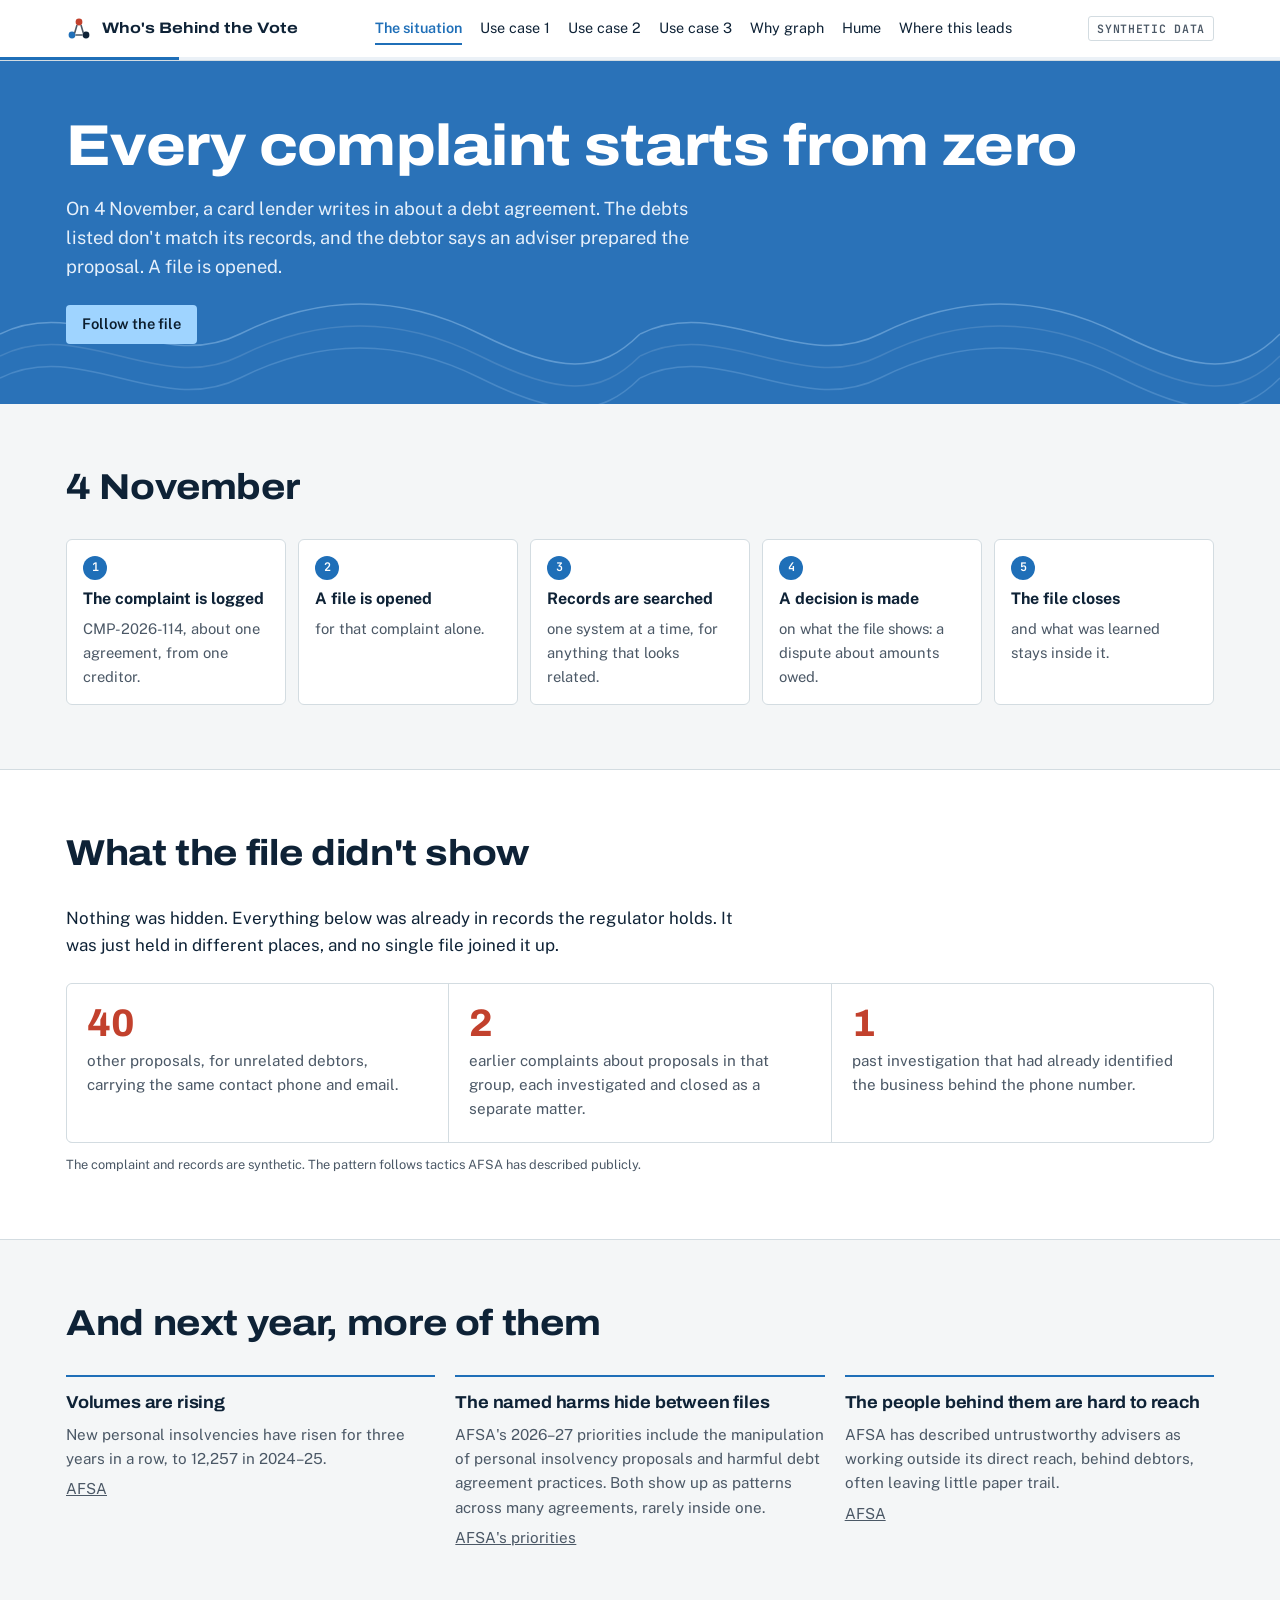
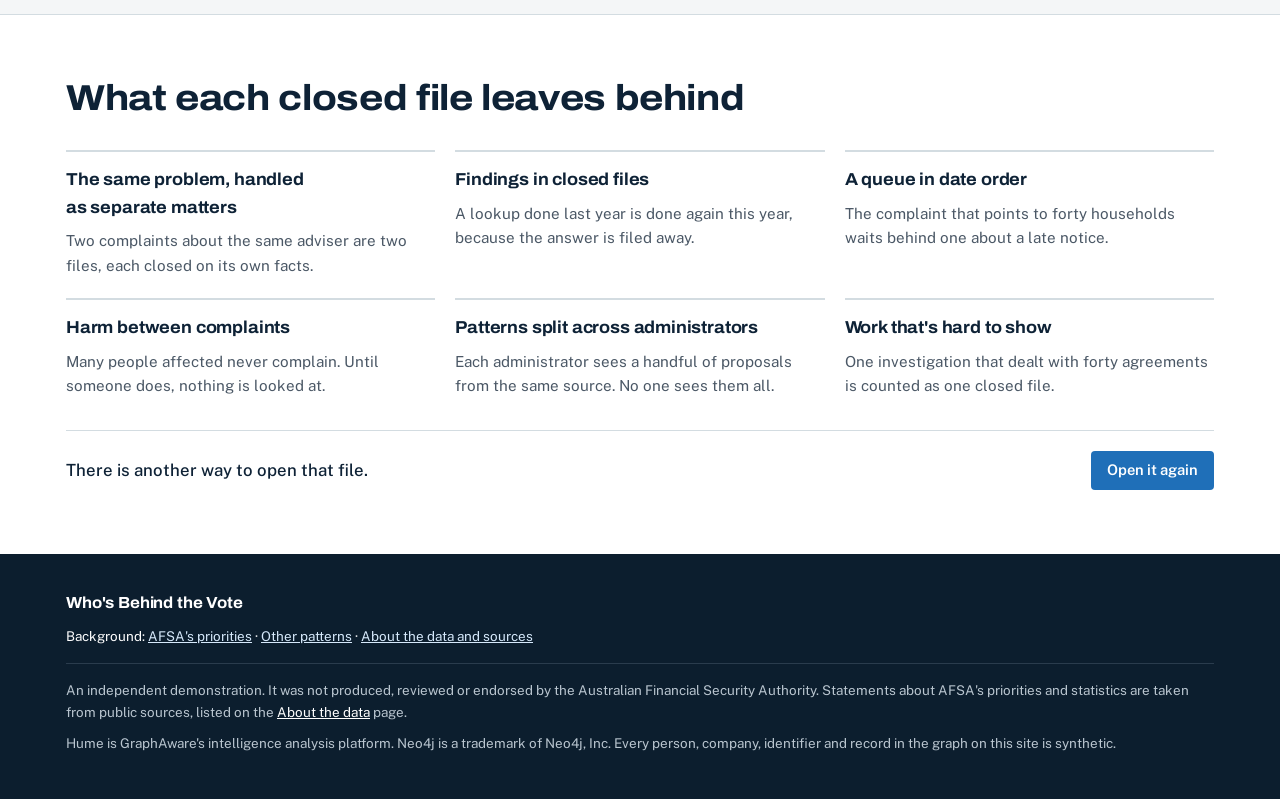
<file: index.html>
<!doctype html>
<html lang="en-AU">
<head>
<meta charset="utf-8">
<meta name="viewport" content="width=device-width, initial-scale=1, viewport-fit=cover">
<title>Who's Behind the Vote</title>
<meta name="description" content="One complaint about one debt agreement, what the file never showed, and why the next one matters more.">
<link rel="preconnect" href="https://fonts.googleapis.com">
<link rel="preconnect" href="https://fonts.gstatic.com" crossorigin>
<link rel="stylesheet" href="https://fonts.googleapis.com/css2?family=Archivo:wdth,wght@100..125,400..800&family=Public+Sans:ital,wght@0,400..700;1,400&family=JetBrains+Mono:wght@400;600&display=swap">
<link rel="stylesheet" href="styles.css?v=25">
</head>
<body data-page="index.html">
<header id="site-header"></header>

<section class="hero">
  <div class="wrap">
    <h1>Every complaint starts from zero</h1>
    <p class="lede">On 4 November, a card lender writes in about a debt agreement. The debts listed don't match its records, and the debtor says an adviser prepared the proposal. A file is opened.</p>
    <div class="cta"><a class="go" href="#file">Follow the file</a></div>
  </div>
</section>

<main>
<section class="band" id="file">
  <div class="wrap">
    <div class="head">
      <h2>4 November</h2>
    </div>
    <ol class="flow">
      <li><b>The complaint is logged</b><span>CMP-2026-114, about one agreement, from one creditor.</span></li>
      <li><b>A file is opened</b><span>for that complaint alone.</span></li>
      <li><b>Records are searched</b><span>one system at a time, for anything that looks related.</span></li>
      <li><b>A decision is made</b><span>on what the file shows: a dispute about amounts owed.</span></li>
      <li><b>The file closes</b><span>and what was learned stays inside it.</span></li>
    </ol>
  </div>
</section>

<section class="band alt">
  <div class="wrap">
    <div class="head">
      <h2>What the file didn't show</h2>
    </div>
    <div class="scene">
      <p>Nothing was hidden. Everything below was already in records the regulator holds. It was just held in different places, and no single file joined it up.</p>
    </div>
    <div class="reveal">
      <div><b>40</b><span>other proposals, for unrelated debtors, carrying the same contact phone and email.</span></div>
      <div><b>2</b><span>earlier complaints about proposals in that group, each investigated and closed as a separate matter.</span></div>
      <div><b>1</b><span>past investigation that had already identified the business behind the phone number.</span></div>
    </div>
    <p class="cite" style="margin-top:12px">The complaint and records are synthetic. The pattern follows tactics AFSA has described publicly.</p>
  </div>
</section>

<section class="band">
  <div class="wrap">
    <div class="head">
      <h2>And next year, more of them</h2>
    </div>
    <div class="pressure">
      <div><h3>Volumes are rising</h3><p>New personal insolvencies have risen for three years in a row, to 12,257 in 2024–25.</p><p class="cite"><a href="https://www.afsa.gov.au/news/moderate-increase-personal-insolvencies-2024-25-financial-year">AFSA</a></p></div>
      <div><h3>The named harms hide between files</h3><p>AFSA's 2026–27 priorities include the manipulation of personal insolvency proposals and harmful debt agreement practices. Both show up as patterns across many agreements, rarely inside one.</p><p class="cite"><a href="priorities.html">AFSA's priorities</a></p></div>
      <div><h3>The people behind them are hard to reach</h3><p>AFSA has described untrustworthy advisers as working outside its direct reach, behind debtors, often leaving little paper trail.</p><p class="cite"><a href="https://www.afsa.gov.au/about-us/regulation-and-compliance/untrustworthy-advisors-hidden-scourge">AFSA</a></p></div>
    </div>
  </div>
</section>

<section class="band alt">
  <div class="wrap">
    <div class="head">
      <h2>What each closed file leaves behind</h2>
    </div>
    <div class="costs quiet">
      <div><h3>The same problem, handled as separate matters</h3><p>Two complaints about the same adviser are two files, each closed on its own facts.</p></div>
      <div><h3>Findings in closed files</h3><p>A lookup done last year is done again this year, because the answer is filed away.</p></div>
      <div><h3>A queue in date order</h3><p>The complaint that points to forty households waits behind one about a late notice.</p></div>
      <div><h3>Harm between complaints</h3><p>Many people affected never complain. Until someone does, nothing is looked at.</p></div>
      <div><h3>Patterns split across administrators</h3><p>Each administrator sees a handful of proposals from the same source. No one sees them all.</p></div>
      <div><h3>Work that's hard to show</h3><p>One investigation that dealt with forty agreements is counted as one closed file.</p></div>
    </div>
    <div class="onward">
      <p>There is another way to open that file.</p>
      <a href="complaint.html">Open it again</a>
    </div>
  </div>
</section>
</main>

<footer id="site-footer"></footer>
<script src="layout.js?v=25"></script>
</body>
</html>
</file>
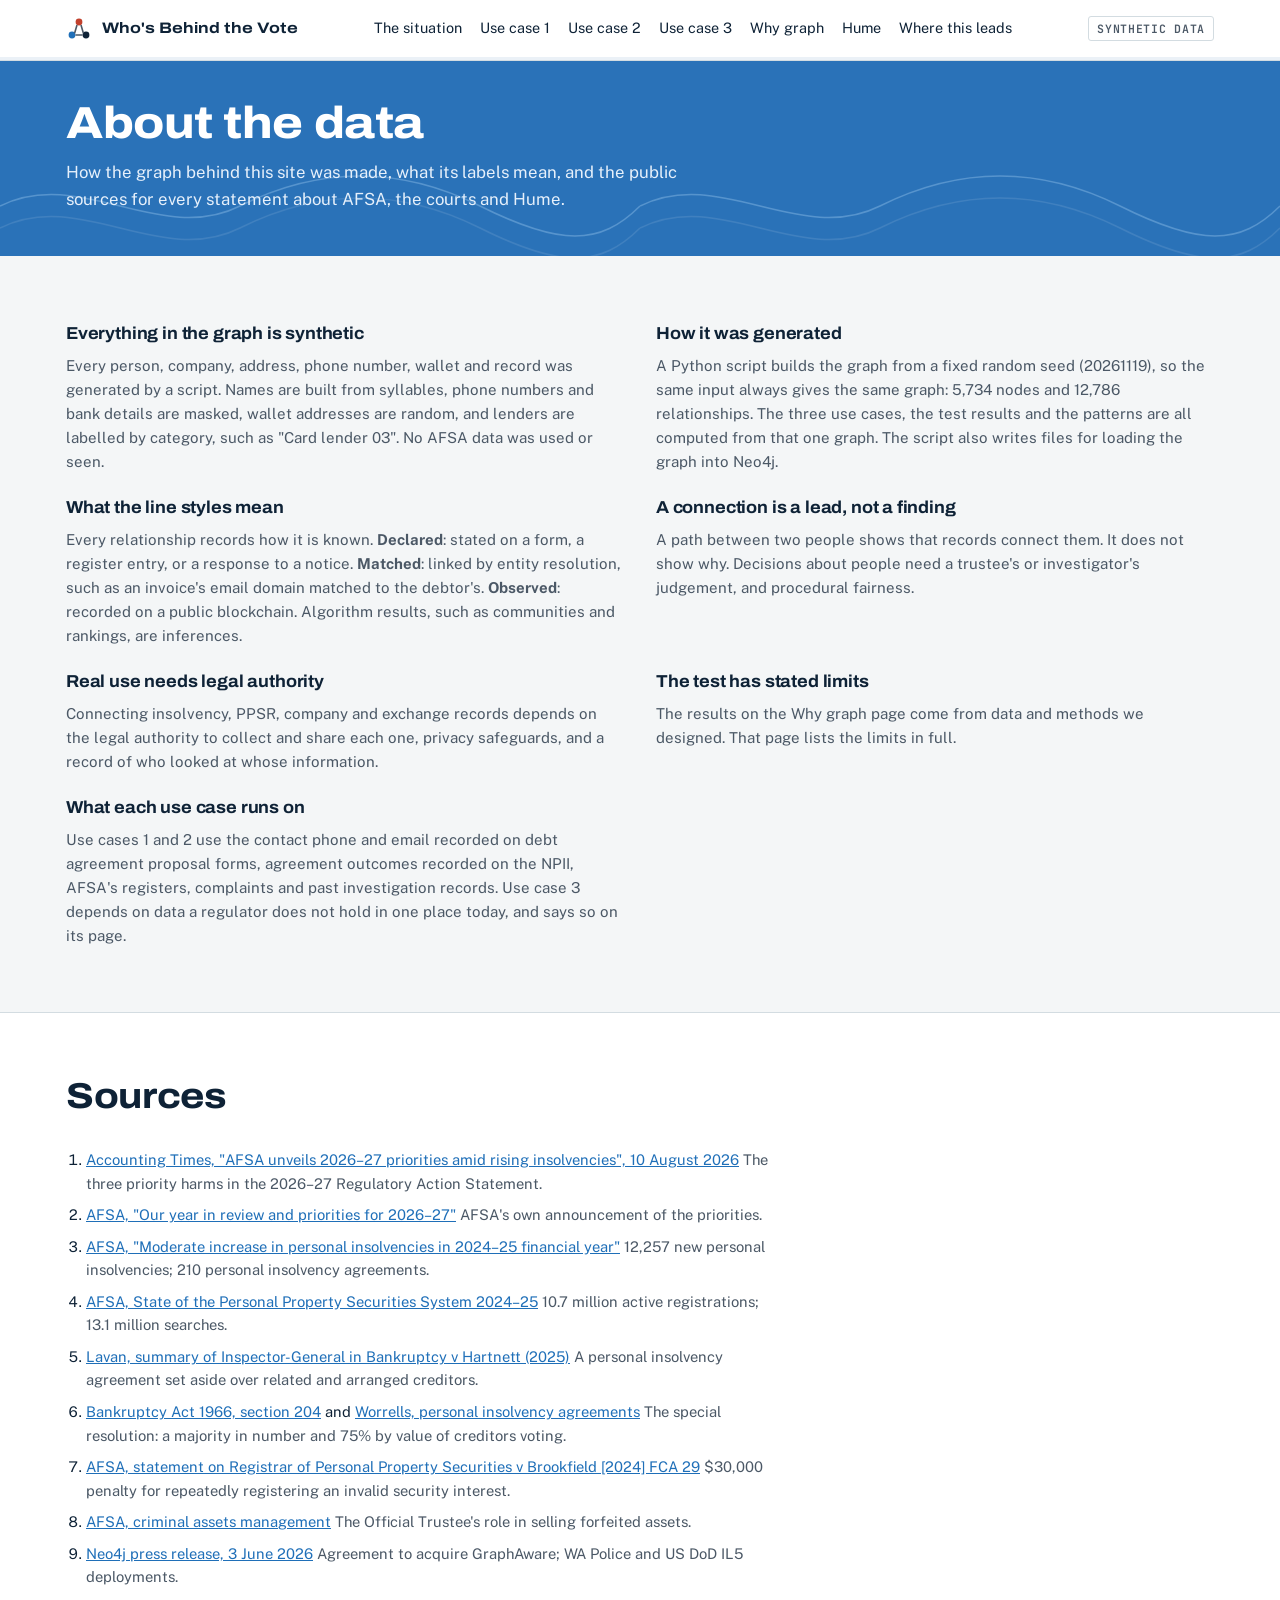
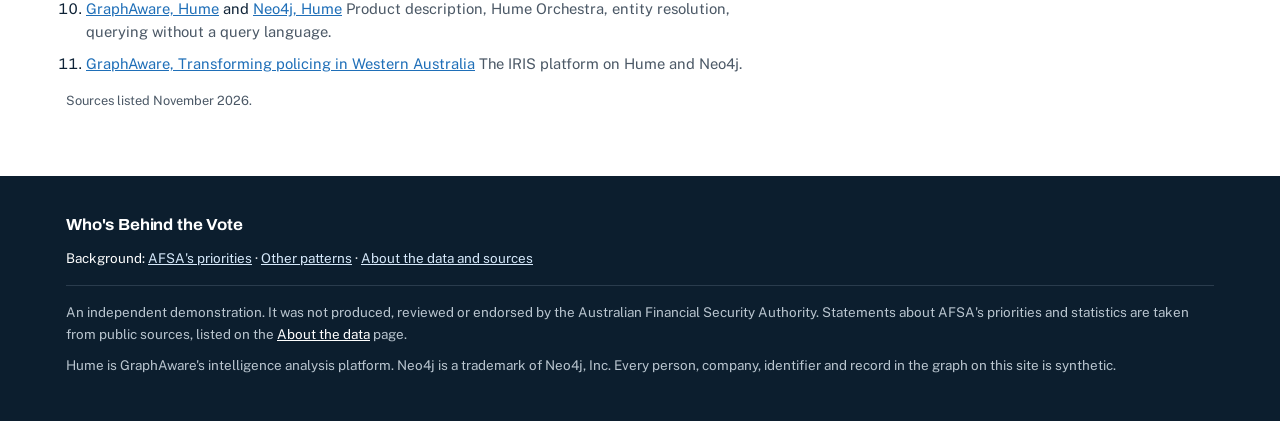
<file: about.html>
<!doctype html>
<html lang="en-AU">
<head>
<meta charset="utf-8">
<meta name="viewport" content="width=device-width, initial-scale=1, viewport-fit=cover">
<title>About the Data · Who's Behind the Vote</title>
<meta name="description" content="How the synthetic graph was made, what its labels mean, its limits, and every public source used on this site.">
<link rel="preconnect" href="https://fonts.googleapis.com">
<link rel="preconnect" href="https://fonts.gstatic.com" crossorigin>
<link rel="stylesheet" href="https://fonts.googleapis.com/css2?family=Archivo:wdth,wght@100..125,400..800&family=Public+Sans:ital,wght@0,400..700;1,400&family=JetBrains+Mono:wght@400;600&display=swap">
<link rel="stylesheet" href="styles.css?v=25">
</head>
<body data-page="about.html">
<header id="site-header"></header>

<section class="pagehead">
  <div class="wrap">
    <h1>About the data</h1>
    <p>How the graph behind this site was made, what its labels mean, and the public sources for every statement about AFSA, the courts and Hume.</p>
  </div>
</section>

<main>
<section class="band">
  <div class="wrap">
    <div class="notes">
      <div><h3>Everything in the graph is synthetic</h3><p>Every person, company, address, phone number, wallet and record was generated by a script. Names are built from syllables, phone numbers and bank details are masked, wallet addresses are random, and lenders are labelled by category, such as "Card lender 03". No AFSA data was used or seen.</p></div>
      <div><h3>How it was generated</h3><p id="gen"></p></div>
      <div><h3>What the line styles mean</h3><p>Every relationship records how it is known. <b>Declared</b>: stated on a form, a register entry, or a response to a notice. <b>Matched</b>: linked by entity resolution, such as an invoice's email domain matched to the debtor's. <b>Observed</b>: recorded on a public blockchain. Algorithm results, such as communities and rankings, are inferences.</p></div>
      <div><h3>A connection is a lead, not a finding</h3><p>A path between two people shows that records connect them. It does not show why. Decisions about people need a trustee's or investigator's judgement, and procedural fairness.</p></div>
      <div><h3>Real use needs legal authority</h3><p>Connecting insolvency, PPSR, company and exchange records depends on the legal authority to collect and share each one, privacy safeguards, and a record of who looked at whose information.</p></div>
      <div><h3>The test has stated limits</h3><p>The results on the Why graph page come from data and methods we designed. That page lists the limits in full.</p></div>
      <div><h3>What each use case runs on</h3><p>Use cases 1 and 2 use the contact phone and email recorded on debt agreement proposal forms, agreement outcomes recorded on the NPII, AFSA's registers, complaints and past investigation records. Use case 3 depends on data a regulator does not hold in one place today, and says so on its page.</p></div>
    </div>
  </div>
</section>

<section class="band alt">
  <div class="wrap">
    <div class="head"><h2>Sources</h2></div>
    <ol class="sources">
      <li><a href="https://www.accountingtimes.com.au/profession/afsa-unveils-2026027-priorities-amid-rising-insolvencies">Accounting Times, "AFSA unveils 2026–27 priorities amid rising insolvencies", 10 August 2026</a> <span>The three priority harms in the 2026–27 Regulatory Action Statement.</span></li>
      <li><a href="https://www.afsa.gov.au/news/our-year-review-and-priorities-2026-27">AFSA, "Our year in review and priorities for 2026–27"</a> <span>AFSA's own announcement of the priorities.</span></li>
      <li><a href="https://www.afsa.gov.au/news/moderate-increase-personal-insolvencies-2024-25-financial-year">AFSA, "Moderate increase in personal insolvencies in 2024–25 financial year"</a> <span>12,257 new personal insolvencies; 210 personal insolvency agreements.</span></li>
      <li><a href="https://www.afsa.gov.au/state-of-ppss">AFSA, State of the Personal Property Securities System 2024–25</a> <span>10.7 million active registrations; 13.1 million searches.</span></li>
      <li><a href="https://www.lavan.com.au/publications/busted-application-for-orders-setting-aside-personal-insolvency-agreement-succeeds/">Lavan, summary of Inspector-General in Bankruptcy v Hartnett (2025)</a> <span>A personal insolvency agreement set aside over related and arranged creditors.</span></li>
      <li><a href="https://www5.austlii.edu.au/au/legis/cth/consol_act/ba1966142/s204.html">Bankruptcy Act 1966, section 204</a> and <a href="https://worrells.net.au/resources/knowledge/part-x-personal-insolvency-agreements-what-are-they-how-do-they-work">Worrells, personal insolvency agreements</a> <span>The special resolution: a majority in number and 75% by value of creditors voting.</span></li>
      <li><a href="https://www.afsa.gov.au/news/statement-outcome-registrar-personal-property-securities-v-brookfield-2024-fca-29-january-2024">AFSA, statement on Registrar of Personal Property Securities v Brookfield [2024] FCA 29</a> <span>$30,000 penalty for repeatedly registering an invalid security interest.</span></li>
      <li><a href="https://www.afsa.gov.au/about-us/what-we-do/criminal-assets-management">AFSA, criminal assets management</a> <span>The Official Trustee's role in selling forfeited assets.</span></li>
      <li><a href="https://neo4j.com/press-releases/neo4j-acquires-graphaware/">Neo4j press release, 3 June 2026</a> <span>Agreement to acquire GraphAware; WA Police and US DoD IL5 deployments.</span></li>
      <li><a href="https://graphaware.com/hume/">GraphAware, Hume</a> and <a href="https://neo4j.com/graphaware/hume/">Neo4j, Hume</a> <span>Product description, Hume Orchestra, entity resolution, querying without a query language.</span></li>
      <li><a href="https://graphaware.com/resources/transforming-policing-in-western-australia/">GraphAware, Transforming policing in Western Australia</a> <span>The IRIS platform on Hume and Neo4j.</span></li>
    </ol>
    <p class="cite" style="margin-top:16px">Sources listed November 2026.</p>
  </div>
</section>
</main>

<footer id="site-footer"></footer>
<script src="layout.js?v=25"></script>
<script src="data.js?v=25"></script>
<script>
(function(){
  const g = window.GRAPH.generated;
  document.getElementById("gen").textContent = `A Python script builds the graph from a fixed random seed (${g.seed}), so the same input always gives the same graph: ${g.nodes.toLocaleString("en-AU")} nodes and ${g.relationships.toLocaleString("en-AU")} relationships. The three use cases, the test results and the patterns are all computed from that one graph. The script also writes files for loading the graph into Neo4j.`;
})();
</script>
</body>
</html>
</file>
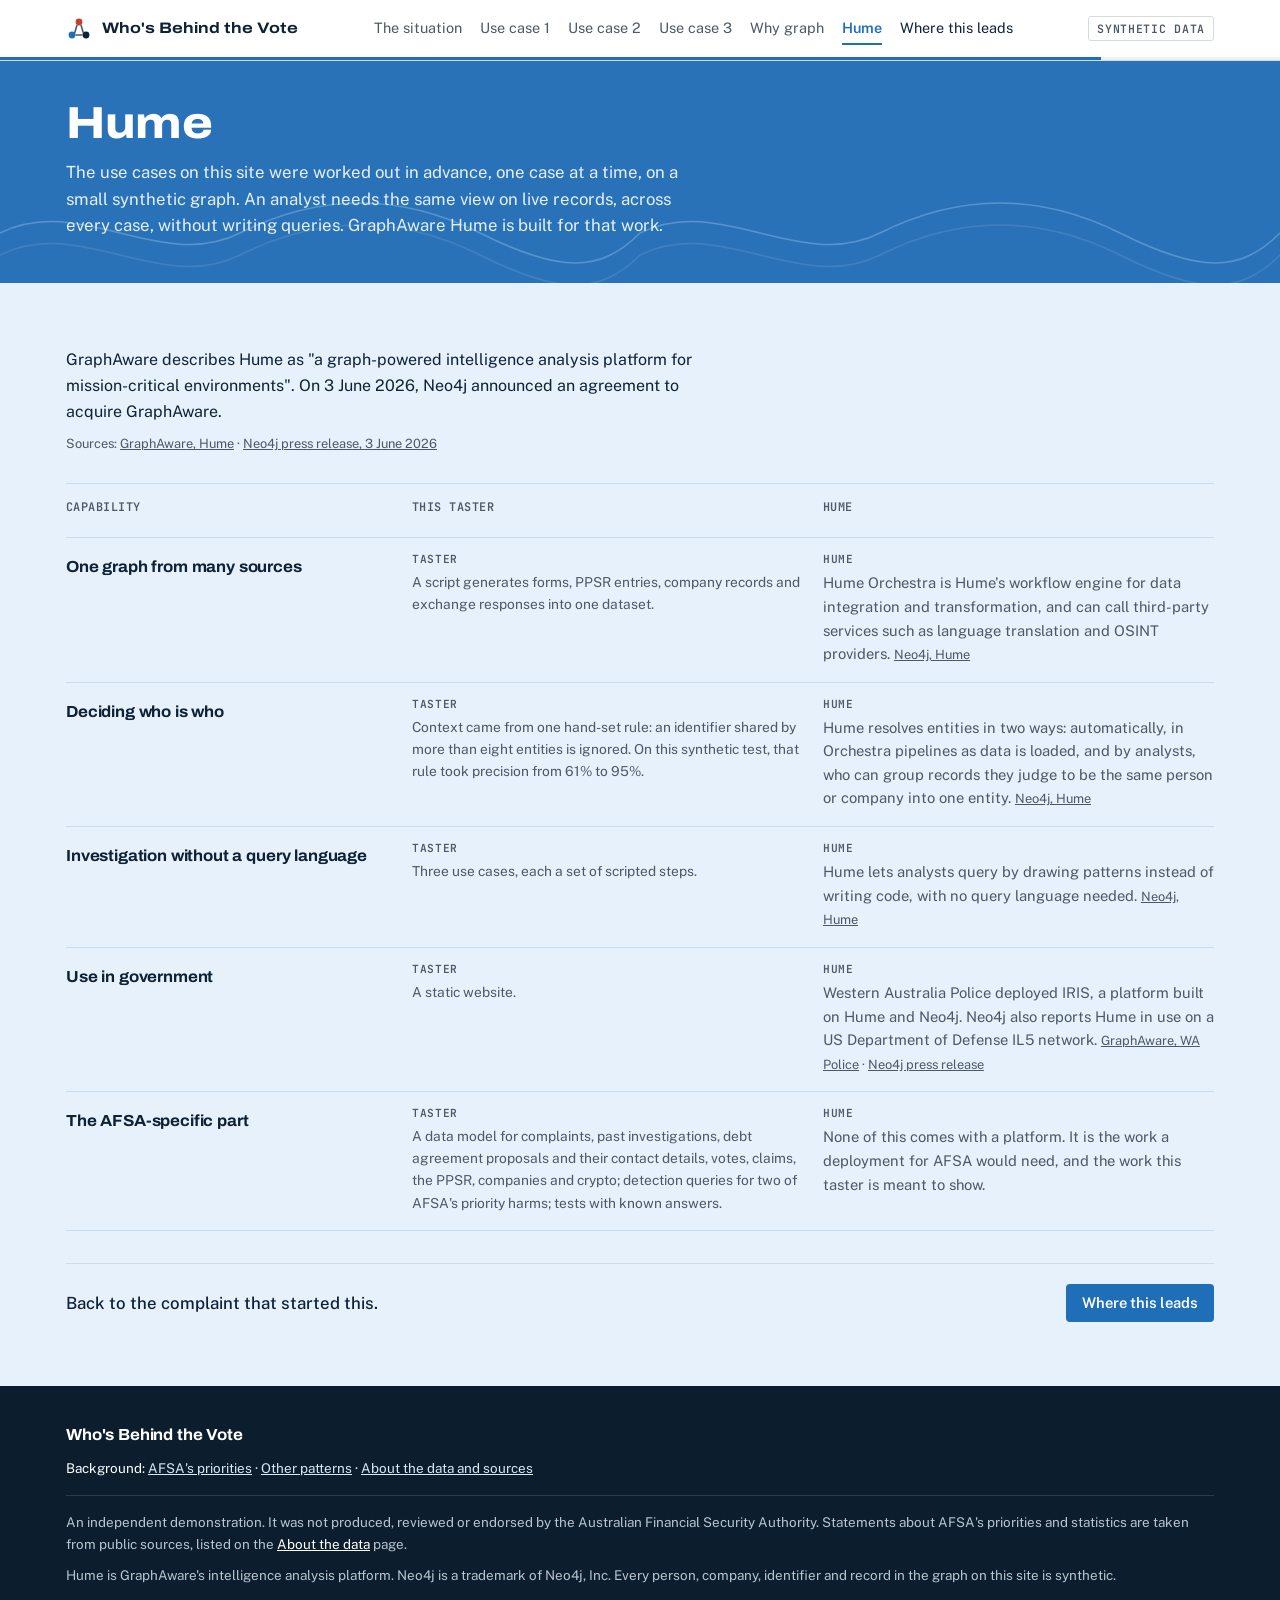
<file: hume.html>
<!doctype html>
<html lang="en-AU">
<head>
<meta charset="utf-8">
<meta name="viewport" content="width=device-width, initial-scale=1, viewport-fit=cover">
<title>Hume · Who's Behind the Vote</title>
<meta name="description" content="What this static taster does, and what GraphAware Hume adds for investigators working live data.">
<link rel="preconnect" href="https://fonts.googleapis.com">
<link rel="preconnect" href="https://fonts.gstatic.com" crossorigin>
<link rel="stylesheet" href="https://fonts.googleapis.com/css2?family=Archivo:wdth,wght@100..125,400..800&family=Public+Sans:ital,wght@0,400..700;1,400&family=JetBrains+Mono:wght@400;600&display=swap">
<link rel="stylesheet" href="styles.css?v=25">
</head>
<body data-page="hume.html">
<header id="site-header"></header>

<section class="pagehead">
  <div class="wrap">
    <h1>Hume</h1>
    <p>The use cases on this site were worked out in advance, one case at a time, on a small synthetic graph. An analyst needs the same view on live records, across every case, without writing queries. GraphAware Hume is built for that work.</p>
  </div>
</section>

<main>
<section class="band pale">
  <div class="wrap">
    <div class="prose" style="margin-bottom:28px">
      <p>GraphAware describes Hume as "a graph-powered intelligence analysis platform for mission-critical environments". On 3 June 2026, Neo4j announced an agreement to acquire GraphAware.</p>
      <p class="cite">Sources: <a href="https://graphaware.com/hume/">GraphAware, Hume</a> · <a href="https://neo4j.com/press-releases/neo4j-acquires-graphaware/">Neo4j press release, 3 June 2026</a></p>
    </div>
    <div class="cap-list">
      <div class="cap-row cap-hd"><span class="label">Capability</span><span class="label">This taster</span><span class="label">Hume</span></div>
      <div class="cap-row">
        <h3>One graph from many sources</h3>
        <p class="here"><span class="tag">Taster</span>A script generates forms, PPSR entries, company records and exchange responses into one dataset.</p>
        <p><span class="tag">Hume</span>Hume Orchestra is Hume's workflow engine for data integration and transformation, and can call third-party services such as language translation and OSINT providers. <span class="cite"><a href="https://neo4j.com/graphaware/hume/">Neo4j, Hume</a></span></p>
      </div>
      <div class="cap-row">
        <h3>Deciding who is who</h3>
        <p class="here"><span class="tag">Taster</span>Context came from one hand-set rule: an identifier shared by more than eight entities is ignored. On this synthetic test, that rule took precision from 61% to 95%.</p>
        <p><span class="tag">Hume</span>Hume resolves entities in two ways: automatically, in Orchestra pipelines as data is loaded, and by analysts, who can group records they judge to be the same person or company into one entity. <span class="cite"><a href="https://neo4j.com/graphaware/hume/">Neo4j, Hume</a></span></p>
      </div>
      <div class="cap-row">
        <h3>Investigation without a query language</h3>
        <p class="here"><span class="tag">Taster</span>Three use cases, each a set of scripted steps.</p>
        <p><span class="tag">Hume</span>Hume lets analysts query by drawing patterns instead of writing code, with no query language needed. <span class="cite"><a href="https://neo4j.com/graphaware/hume/">Neo4j, Hume</a></span></p>
      </div>
      <div class="cap-row">
        <h3>Use in government</h3>
        <p class="here"><span class="tag">Taster</span>A static website.</p>
        <p><span class="tag">Hume</span>Western Australia Police deployed IRIS, a platform built on Hume and Neo4j. Neo4j also reports Hume in use on a US Department of Defense IL5 network. <span class="cite"><a href="https://graphaware.com/resources/transforming-policing-in-western-australia/">GraphAware, WA Police</a> · <a href="https://neo4j.com/press-releases/neo4j-acquires-graphaware/">Neo4j press release</a></span></p>
      </div>
      <div class="cap-row">
        <h3>The AFSA-specific part</h3>
        <p class="here"><span class="tag">Taster</span>A data model for complaints, past investigations, debt agreement proposals and their contact details, votes, claims, the PPSR, companies and crypto; detection queries for two of AFSA's priority harms; tests with known answers.</p>
        <p><span class="tag">Hume</span>None of this comes with a platform. It is the work a deployment for AFSA would need, and the work this taster is meant to show.</p>
      </div>
    </div>
    <div class="onward"><p>Back to the complaint that started this.</p><a href="where.html">Where this leads</a></div>
  </div>
</section>
</main>

<footer id="site-footer"></footer>
<script src="layout.js?v=25"></script>
</body>
</html>
</file>
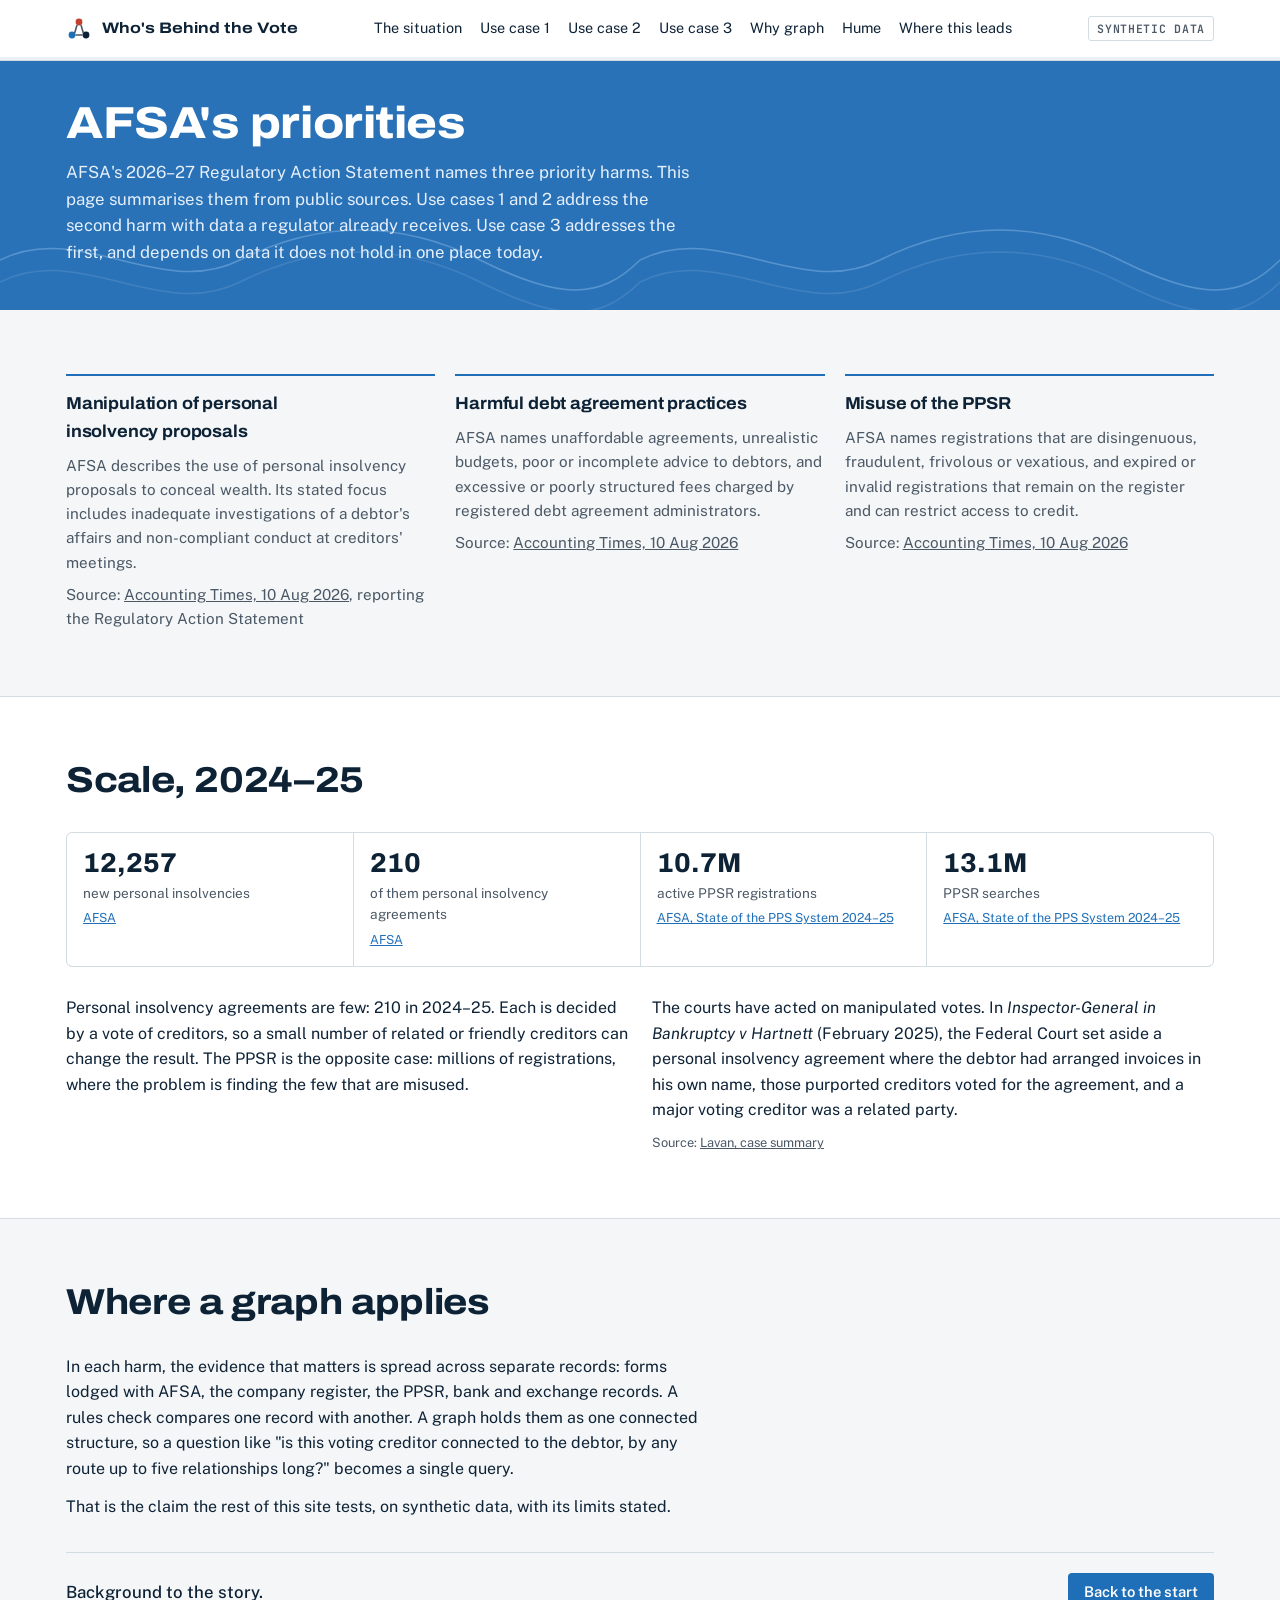
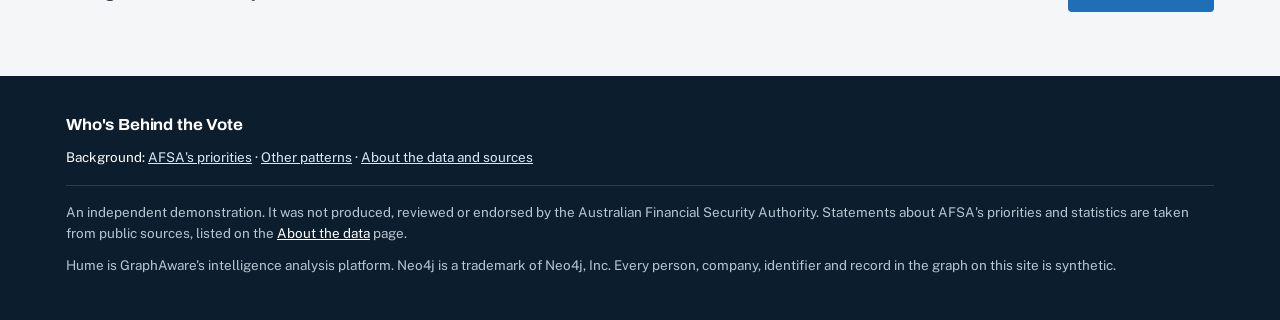
<file: priorities.html>
<!doctype html>
<html lang="en-AU">
<head>
<meta charset="utf-8">
<meta name="viewport" content="width=device-width, initial-scale=1, viewport-fit=cover">
<title>AFSA's Priorities · Who's Behind the Vote</title>
<meta name="description" content="The three priority harms in AFSA's 2026–27 Regulatory Action Statement, with sources.">
<link rel="preconnect" href="https://fonts.googleapis.com">
<link rel="preconnect" href="https://fonts.gstatic.com" crossorigin>
<link rel="stylesheet" href="https://fonts.googleapis.com/css2?family=Archivo:wdth,wght@100..125,400..800&family=Public+Sans:ital,wght@0,400..700;1,400&family=JetBrains+Mono:wght@400;600&display=swap">
<link rel="stylesheet" href="styles.css?v=25">
</head>
<body data-page="priorities.html">
<header id="site-header"></header>

<section class="pagehead">
  <div class="wrap">
    <h1>AFSA's priorities</h1>
    <p>AFSA's 2026–27 Regulatory Action Statement names three priority harms. This page summarises them from public sources. Use cases 1 and 2 address the second harm with data a regulator already receives. Use case 3 addresses the first, and depends on data it does not hold in one place today.</p>
  </div>
</section>

<main>
<section class="band">
  <div class="wrap">
    <div class="grid3">
      <div class="harm">
        <h3>Manipulation of personal insolvency proposals</h3>
        <p>AFSA describes the use of personal insolvency proposals to conceal wealth. Its stated focus includes inadequate investigations of a debtor's affairs and non-compliant conduct at creditors' meetings.</p>
        <p class="cite">Source: <a href="https://www.accountingtimes.com.au/profession/afsa-unveils-2026027-priorities-amid-rising-insolvencies">Accounting Times, 10 Aug 2026</a>, reporting the Regulatory Action Statement</p>
      </div>
      <div class="harm">
        <h3>Harmful debt agreement practices</h3>
        <p>AFSA names unaffordable agreements, unrealistic budgets, poor or incomplete advice to debtors, and excessive or poorly structured fees charged by registered debt agreement administrators.</p>
        <p class="cite">Source: <a href="https://www.accountingtimes.com.au/profession/afsa-unveils-2026027-priorities-amid-rising-insolvencies">Accounting Times, 10 Aug 2026</a></p>
      </div>
      <div class="harm">
        <h3>Misuse of the PPSR</h3>
        <p>AFSA names registrations that are disingenuous, fraudulent, frivolous or vexatious, and expired or invalid registrations that remain on the register and can restrict access to credit.</p>
        <p class="cite">Source: <a href="https://www.accountingtimes.com.au/profession/afsa-unveils-2026027-priorities-amid-rising-insolvencies">Accounting Times, 10 Aug 2026</a></p>
      </div>
    </div>
  </div>
</section>

<section class="band alt">
  <div class="wrap">
    <div class="head"><h2>Scale, 2024–25</h2></div>
    <div class="facts">
      <div><b>12,257</b><span>new personal insolvencies</span><a href="https://www.afsa.gov.au/news/moderate-increase-personal-insolvencies-2024-25-financial-year">AFSA</a></div>
      <div><b>210</b><span>of them personal insolvency agreements</span><a href="https://www.afsa.gov.au/news/moderate-increase-personal-insolvencies-2024-25-financial-year">AFSA</a></div>
      <div><b>10.7M</b><span>active PPSR registrations</span><a href="https://www.afsa.gov.au/state-of-ppss">AFSA, State of the PPS System 2024–25</a></div>
      <div><b>13.1M</b><span>PPSR searches</span><a href="https://www.afsa.gov.au/state-of-ppss">AFSA, State of the PPS System 2024–25</a></div>
    </div>
    <div class="grid2" style="margin-top:28px">
      <div class="prose">
        <p>Personal insolvency agreements are few: 210 in 2024–25. Each is decided by a vote of creditors, so a small number of related or friendly creditors can change the result. The PPSR is the opposite case: millions of registrations, where the problem is finding the few that are misused.</p>
      </div>
      <div class="prose">
        <p>The courts have acted on manipulated votes. In <em>Inspector-General in Bankruptcy v Hartnett</em> (February 2025), the Federal Court set aside a personal insolvency agreement where the debtor had arranged invoices in his own name, those purported creditors voted for the agreement, and a major voting creditor was a related party.</p>
        <p class="cite">Source: <a href="https://www.lavan.com.au/publications/busted-application-for-orders-setting-aside-personal-insolvency-agreement-succeeds/">Lavan, case summary</a></p>
      </div>
    </div>
  </div>
</section>

<section class="band">
  <div class="wrap">
    <div class="head"><h2>Where a graph applies</h2></div>
    <div class="prose">
      <p>In each harm, the evidence that matters is spread across separate records: forms lodged with AFSA, the company register, the PPSR, bank and exchange records. A rules check compares one record with another. A graph holds them as one connected structure, so a question like "is this voting creditor connected to the debtor, by any route up to five relationships long?" becomes a single query.</p>
      <p>That is the claim the rest of this site tests, on synthetic data, with its limits stated.</p>
    </div>
    <div class="onward"><p>Background to the story.</p><a href="index.html">Back to the start</a></div>
  </div>
</section>
</main>

<footer id="site-footer"></footer>
<script src="layout.js?v=25"></script>
</body>
</html>
</file>
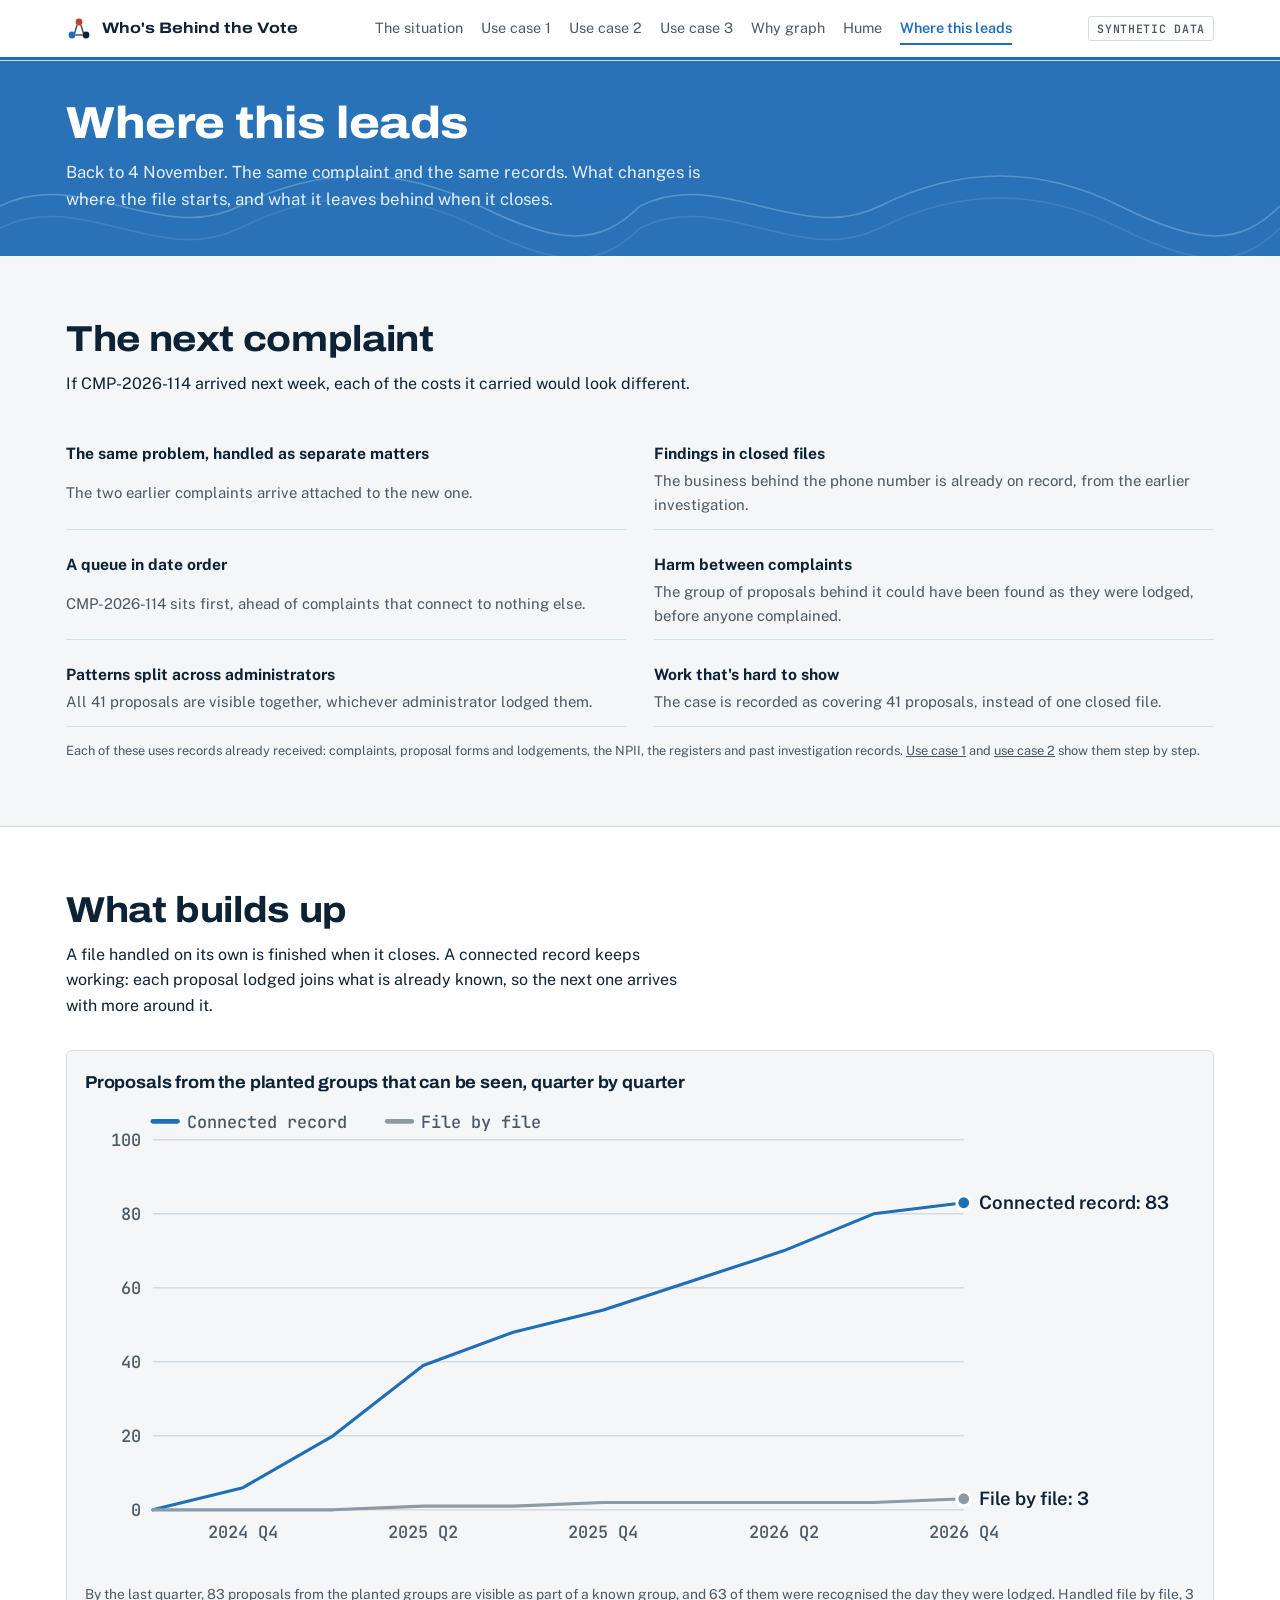
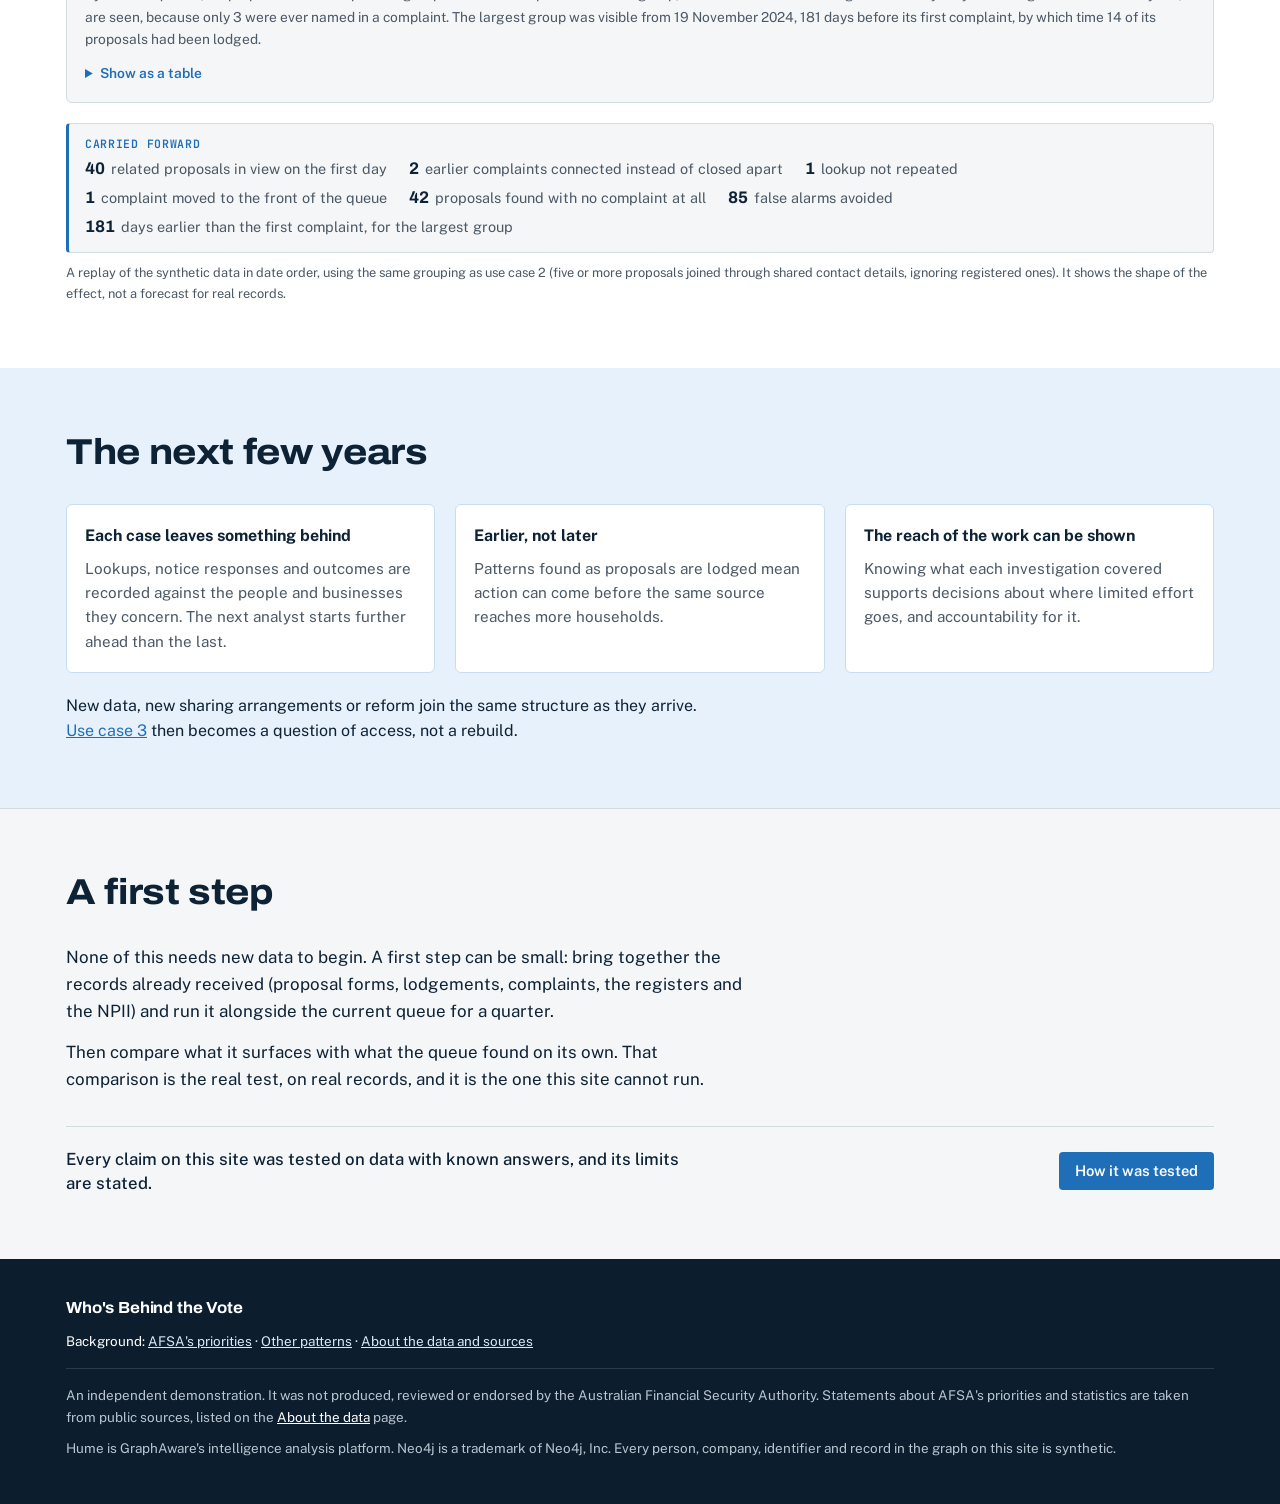
<file: where.html>
<!doctype html>
<html lang="en-AU">
<head>
<meta charset="utf-8">
<meta name="viewport" content="width=device-width, initial-scale=1, viewport-fit=cover">
<title>Where This Leads · Who's Behind the Vote</title>
<meta name="description" content="What changes for the next complaint, what changes over the next few years, and a small first step.">
<link rel="preconnect" href="https://fonts.googleapis.com">
<link rel="preconnect" href="https://fonts.gstatic.com" crossorigin>
<link rel="stylesheet" href="https://fonts.googleapis.com/css2?family=Archivo:wdth,wght@100..125,400..800&family=Public+Sans:ital,wght@0,400..700;1,400&family=JetBrains+Mono:wght@400;600&display=swap">
<link rel="stylesheet" href="styles.css?v=25">
</head>
<body data-page="where.html">
<header id="site-header"></header>

<section class="pagehead">
  <div class="wrap">
    <h1>Where this leads</h1>
    <p>Back to 4 November. The same complaint and the same records. What changes is where the file starts, and what it leaves behind when it closes.</p>
  </div>
</section>

<main>
<section class="band">
  <div class="wrap">
    <div class="head">
      <h2>The next complaint</h2>
      <p class="prose">If CMP-2026-114 arrived next week, each of the costs it carried would look different.</p>
    </div>
    <ul class="answers">
      <li><b>The same problem, handled as separate matters</b><span>The two earlier complaints arrive attached to the new one.</span></li>
      <li><b>Findings in closed files</b><span>The business behind the phone number is already on record, from the earlier investigation.</span></li>
      <li><b>A queue in date order</b><span>CMP-2026-114 sits first, ahead of complaints that connect to nothing else.</span></li>
      <li><b>Harm between complaints</b><span>The group of proposals behind it could have been found as they were lodged, before anyone complained.</span></li>
      <li><b>Patterns split across administrators</b><span>All 41 proposals are visible together, whichever administrator lodged them.</span></li>
      <li><b>Work that's hard to show</b><span>The case is recorded as covering 41 proposals, instead of one closed file.</span></li>
    </ul>
    <p class="cite" style="margin-top:14px">Each of these uses records already received: complaints, proposal forms and lodgements, the NPII, the registers and past investigation records. <a href="complaint.html">Use case 1</a> and <a href="debt-agreements.html">use case 2</a> show them step by step.</p>
  </div>
</section>

<section class="band alt">
  <div class="wrap">
    <div class="head">
      <h2>What builds up</h2>
      <p class="prose">A file handled on its own is finished when it closes. A connected record keeps working: each proposal lodged joins what is already known, so the next one arrives with more around it.</p>
    </div>
    <div class="figure buildup">
      <h3>Proposals from the planted groups that can be seen, quarter by quarter</h3>
      <div class="chartbox"><svg class="chart" id="buildchart" viewBox="0 0 720 300" role="img" aria-label="Cumulative proposals visible as part of a known group, compared with proposals seen through complaints, by quarter"></svg><div class="tip" id="buildtip" hidden></div></div>
      <p class="cap" id="buildcap"></p>
      <details class="tableview-inline"><summary>Show as a table</summary><div id="buildtable"></div></details>
    </div>
    <div class="carried" id="carried" data-upto="all" style="margin-top:20px"></div>
    <p class="cite" style="margin-top:10px">A replay of the synthetic data in date order, using the same grouping as use case 2 (five or more proposals joined through shared contact details, ignoring registered ones). It shows the shape of the effect, not a forecast for real records.</p>
  </div>
</section>

<section class="band pale">
  <div class="wrap">
    <div class="head">
      <h2>The next few years</h2>
    </div>
    <ol class="stages">
      <li><b>Each case leaves something behind</b><span>Lookups, notice responses and outcomes are recorded against the people and businesses they concern. The next analyst starts further ahead than the last.</span></li>
      <li><b>Earlier, not later</b><span>Patterns found as proposals are lodged mean action can come before the same source reaches more households.</span></li>
      <li><b>The reach of the work can be shown</b><span>Knowing what each investigation covered supports decisions about where limited effort goes, and accountability for it.</span></li>
    </ol>
    <p class="prose" style="margin-top:20px">New data, new sharing arrangements or reform join the same structure as they arrive. <a href="vote.html">Use case 3</a> then becomes a question of access, not a rebuild.</p>
  </div>
</section>

<section class="band">
  <div class="wrap">
    <div class="head">
      <h2>A first step</h2>
    </div>
    <div class="scene">
      <p>None of this needs new data to begin. A first step can be small: bring together the records already received (proposal forms, lodgements, complaints, the registers and the NPII) and run it alongside the current queue for a quarter.</p>
      <p>Then compare what it surfaces with what the queue found on its own. That comparison is the real test, on real records, and it is the one this site cannot run.</p>
    </div>
    <div class="onward">
      <p>Every claim on this site was tested on data with known answers, and its limits are stated.</p>
      <a href="why-graph.html">How it was tested</a>
    </div>
  </div>
</section>
</main>

<footer id="site-footer"></footer>
<script src="layout.js?v=25"></script>
<script src="data.js?v=25"></script>
<script src="ledger.js?v=25"></script>
<script src="where.js?v=25"></script>
</body>
</html>
</file>
<file: styles.css>
:root{
  --bg:#F4F6F7; --surface:#FFFFFF; --sunk:#EBF1F7; --ink:#0E2236; --muted:#4B5866; --line:#D3DCE1;
  --accent:#1F6FB8; --accent-hover:#175A96; --accent-ink:#FFFFFF; --sky:#9FD4FF;
  --band:#2A72B8; --band-pale:#E7F1FB; --navy:#0C1E2E; --navy-line:#2A3C4D; --navy-text:#B9C5CF;
  --risk:#C2412D; --risk-soft:#FBE6E1;
  --declared:#0E2236; --matched:#B06F0E; --inferred:#6B4FC8; --observed:#1F6FB8;
  --n-person:#1F6FB8; --n-company:#3D6587; --n-estate:#0E2236; --n-ident:#8C99A6; --n-ppsr:#B06F0E; --n-crypto:#6B4FC8;
  --display:"Archivo", "Helvetica Neue", Arial, sans-serif;
  --body:"Public Sans", system-ui, -apple-system, "Segoe UI", sans-serif;
  --mono:"JetBrains Mono", ui-monospace, "SF Mono", Menlo, monospace;
  color-scheme:light;
}

*{box-sizing:border-box}
[hidden]{display:none!important}
body{background:var(--bg);color:var(--ink);font:400 16px/1.6 var(--body);margin:0;-webkit-font-smoothing:antialiased}
.wrap{max-width:1180px;margin:0 auto;padding-left:max(16px, env(safe-area-inset-left, 0px));padding-right:max(16px, env(safe-area-inset-right, 0px))}
h1,h2,h3{font-family:var(--display);font-stretch:112%;letter-spacing:-.01em;text-wrap:balance;margin:0}
h1{font-size:clamp(2.1rem, 4.6vw, 3.6rem);line-height:1.02;font-weight:780}
h2{font-size:clamp(1.6rem, 3vw, 2.25rem);line-height:1.08;font-weight:740}
h3{font-size:1.08rem;font-weight:700;font-stretch:105%}
p{margin:0}
.prose{max-width:64ch}
.prose p + p{margin-top:.8em}
.eyebrow{font:600 .74rem/1 var(--mono);letter-spacing:.08em;text-transform:uppercase;color:var(--muted)}
.mono{font-family:var(--mono)}
a{color:var(--accent)}
:focus-visible{outline:2px solid var(--accent);outline-offset:2px}

/* masthead */
.mast{border-bottom:1px solid var(--line);background:var(--surface)}
.mast .wrap{display:flex;gap:16px;align-items:center;justify-content:space-between;padding-block:12px;flex-wrap:wrap}
.mark{display:flex;align-items:center;gap:10px;font:700 .95rem/1 var(--display);font-stretch:118%}
.mark svg{flex:none}
.mast nav{display:flex;gap:18px;flex-wrap:wrap}
.mast nav a{color:var(--ink);text-decoration:none;font-size:.9rem;padding-block:4px;border-bottom:2px solid transparent}
.mast nav a:hover{color:var(--accent);border-bottom-color:var(--accent)}
.synthetic{font:600 .72rem/1 var(--mono);letter-spacing:.06em;text-transform:uppercase;border:1px solid var(--line);padding:6px 8px;border-radius:3px;color:var(--muted)}

/* hero */
.hero{padding-block:56px 60px;background-color:var(--band);color:#FFFFFF;
  background-image:url("data:image/svg+xml,%3Csvg xmlns='http://www.w3.org/2000/svg' width='640' height='220' viewBox='0 0 640 220'%3E%3Cg fill='none' stroke-width='1.5'%3E%3Cpath d='M0 150 C80 110 160 190 240 150 S400 110 480 150 S600 190 640 150' stroke='%23BFE3FF' stroke-opacity='.35'/%3E%3Cpath d='M0 172 C80 132 160 212 240 172 S400 132 480 172 S600 212 640 172' stroke='%23FFFFFF' stroke-opacity='.12'/%3E%3Cpath d='M0 194 C80 154 160 234 240 194 S400 154 480 194 S600 234 640 194' stroke='%23BFE3FF' stroke-opacity='.2'/%3E%3C/g%3E%3C/svg%3E");
  background-repeat:repeat-x;background-position:right bottom;background-size:640px 220px}
.hero .wrap{display:grid;gap:18px}
.hero .eyebrow{color:#D6E9FB}
.hero h1{color:#FFFFFF}
.hero .lede{font-size:1.14rem;color:#E6F0FB;max-width:60ch}
.hero .lede strong{color:#FFFFFF;font-weight:600}
.hero .cta{display:flex;gap:12px;flex-wrap:wrap;margin-top:6px}
.hero .cta a{font:600 .92rem/1 var(--body);padding:12px 16px;border-radius:4px;text-decoration:none}
.hero .cta .go{background:var(--sky);color:var(--navy)}
.hero .cta .go:hover{background:#FFFFFF}
.hero .cta .ghost{color:#FFFFFF;border:1px solid rgb(255 255 255 / .5)}
.hero .cta .ghost:hover{border-color:#FFFFFF}
/* investigation: both panes share one height that fits the screen, so nothing needs page scrolling */
.case{padding-block:20px 48px;scroll-margin-top:8px}
.case-grid{--case-h:clamp(440px, calc(100vh - 56px), 600px);display:grid;grid-template-columns:minmax(0, 360px) minmax(0, 1fr);gap:16px;align-items:stretch}
.case-grid > .panel{height:var(--case-h)}
@media (max-width:900px){.case-grid{grid-template-columns:minmax(0,1fr)}.case-grid > .panel{height:auto}.case-grid > .exhibit{height:440px}}
.panel{background:var(--surface);border:1px solid var(--line);border-radius:6px}
.story{display:grid;grid-template-rows:auto minmax(0,1fr) auto;min-height:0}
.steps{list-style:none;margin:0;padding:8px;display:flex;flex-wrap:wrap;gap:2px;border-bottom:1px solid var(--line)}
.steps button{all:unset;box-sizing:border-box;display:flex;align-items:center;gap:6px;padding:3px;border-radius:4px;cursor:pointer;color:var(--muted);white-space:nowrap}
.steps button:hover{background:var(--sunk);color:var(--ink)}
.steps button[aria-current="step"]{background:var(--sunk);color:var(--ink);padding-right:10px}
.steps button[aria-current="step"] .n{background:var(--accent);color:var(--accent-ink);border-color:var(--accent)}
.steps .n{font:600 .74rem/1 var(--mono);border:1px solid var(--line);border-radius:3px;width:24px;height:24px;display:grid;place-items:center}
.steps .t{font-weight:600;font-size:.84rem;display:none}
.steps button[aria-current="step"]{padding-right:3px}
.narr{padding:14px 16px;display:grid;gap:10px;align-content:start;overflow-y:auto;min-height:0}
.narr h3{font-size:1.15rem}
.narr p{font-size:.92rem;line-height:1.55}
.narr .finding{border-left:3px solid var(--risk);padding:2px 0 2px 12px;font-weight:600}
.narr .method{font-size:.82rem;color:var(--muted)}
.narr .method b{color:var(--ink);font-weight:600}
.pager{display:flex;gap:8px;padding:12px 16px;border-top:1px solid var(--line)}
.btn{all:unset;box-sizing:border-box;cursor:pointer;font:600 .88rem/1 var(--body);padding:10px 14px;border-radius:4px;border:1px solid var(--line);background:var(--surface);color:var(--ink)}
.btn:hover{border-color:var(--ink)}
.btn.primary{background:var(--accent);border-color:var(--accent);color:var(--accent-ink)}
.btn.primary:hover{background:var(--accent-hover);border-color:var(--accent-hover)}
.btn[disabled]{opacity:.4;cursor:default}

.exhibit{display:grid;grid-template-rows:auto minmax(0,1fr) auto;min-height:0}
.ex-bar{display:flex;justify-content:space-between;align-items:center;gap:12px;padding:10px 12px;border-bottom:1px solid var(--line);flex-wrap:wrap}
.tabs{display:flex;background:var(--sunk);border-radius:4px;padding:3px}
.tabs button{all:unset;cursor:pointer;font:600 .82rem/1 var(--body);padding:8px 12px;border-radius:3px;color:var(--muted)}
.tabs button[aria-selected="true"]{background:var(--surface);color:var(--ink);box-shadow:0 0 0 1px var(--line)}
.ex-meta{font:500 .78rem/1.3 var(--mono);color:var(--muted)}
.stage{position:relative;min-height:0}
#cy{position:absolute;inset:0}
.tableview{position:absolute;inset:0;overflow:auto;padding:16px;background:var(--surface)}
table{border-collapse:collapse;width:100%;font-size:.9rem}
th{font:600 .72rem/1.2 var(--mono);letter-spacing:.05em;text-transform:uppercase;color:var(--muted);text-align:left;padding:8px 10px;border-bottom:1px solid var(--line)}
td{padding:9px 10px;border-bottom:1px solid var(--line);vertical-align:top}
td.num, th.num{text-align:right;font-variant-numeric:tabular-nums;font-family:var(--mono)}
.pill{display:inline-block;font:600 .72rem/1 var(--mono);padding:4px 6px;border-radius:3px;border:1px solid var(--line);color:var(--muted);white-space:nowrap}
.pill.for{color:var(--ink)}
.pill.risk{background:var(--risk-soft);color:var(--risk);border-color:transparent}
.tally{display:flex;gap:24px;flex-wrap:wrap;margin-top:16px;padding-top:14px;border-top:1px solid var(--line)}
.tally div{display:grid;gap:2px}
.tally b{font:700 1.5rem/1 var(--display);font-variant-numeric:tabular-nums}
.tally span{font-size:.8rem;color:var(--muted)}
.ex-foot{border-top:1px solid var(--line);padding:10px 12px;display:flex;gap:16px;flex-wrap:wrap;align-items:center;font-size:.8rem;color:var(--muted)}
.key{display:flex;align-items:center;gap:6px}
.key i{display:inline-block;width:22px;height:0;border-top:2px solid var(--declared)}
.key i.m{border-top:2px dashed var(--matched)}
.key i.o{border-top:2px solid var(--observed)}
.key i.inf{border-top:2px dotted var(--inferred)}
.card{position:absolute;right:12px;top:12px;width:min(320px, calc(100% - 24px));max-height:calc(100% - 24px);overflow:auto;background:var(--surface);border:1px solid var(--line);border-radius:6px;box-shadow:0 8px 28px rgb(0 0 0 / .14);padding:14px;display:grid;gap:10px;font-size:.86rem}
.card .x{all:unset;cursor:pointer;position:absolute;right:10px;top:8px;font-size:1.1rem;color:var(--muted);padding:2px 6px}
.card h4{margin:0;font:700 1rem/1.25 var(--display);padding-right:20px}
.card dl{display:grid;grid-template-columns:auto 1fr;gap:4px 10px;margin:0}
.card dt{color:var(--muted);font-family:var(--mono);font-size:.74rem}
.card dd{margin:0;word-break:break-word}
.card ul{list-style:none;margin:0;padding:0;display:grid;gap:8px}
.card li{display:grid;gap:3px;padding-top:8px;border-top:1px solid var(--line)}
.dv{font:600 .68rem/1 var(--mono);text-transform:uppercase;letter-spacing:.05em;padding:3px 5px;border-radius:2px;justify-self:start}
.dv.declared{background:var(--sunk);color:var(--declared)}
.dv.matched{background:var(--sunk);color:var(--matched)}
.dv.observed{background:var(--sunk);color:var(--observed)}
.dv.inferred{background:var(--sunk);color:var(--inferred)}
.src{color:var(--muted);font-size:.78rem}

/* sections */
section.band{padding-block:64px;border-top:1px solid var(--line)}
section.band.alt{background:var(--surface)}
section.band.pale{background:var(--band-pale);border-top-color:transparent}
section.band.pale .cap-list, section.band.pale .cap-row{border-color:#C9DDF0}
section.band.pale .eyebrow{color:var(--accent)}
.harm{border-top-color:var(--accent)!important}
.head{display:grid;gap:12px;margin-bottom:32px}
.grid3{display:grid;grid-template-columns:repeat(3, minmax(0,1fr));gap:20px}
.grid2{display:grid;grid-template-columns:repeat(2, minmax(0,1fr));gap:24px}
@media (max-width:900px){.grid3,.grid2{grid-template-columns:minmax(0,1fr)}}
.harm{display:grid;gap:8px;align-content:start;padding-top:14px;border-top:2px solid var(--ink)}
.harm p{color:var(--muted);font-size:.95rem}
.figure{background:var(--surface);border:1px solid var(--line);border-radius:6px;padding:18px;display:grid;gap:12px;min-width:0}
section.band.alt .figure{background:var(--bg)}
.figure .cap{font-size:.86rem;color:var(--muted)}
.chart{width:100%;height:auto;display:block}
.chart text{fill:var(--muted);font:500 11px var(--mono)}
.chart .lbl{fill:var(--ink);font:600 12px var(--body)}
.chart .val{fill:var(--ink);font:600 11px var(--mono)}
.bignums{display:grid;grid-template-columns:repeat(3, minmax(0,1fr));gap:1px;background:var(--line);border:1px solid var(--line);border-radius:6px;overflow:hidden}
.bignums > div{background:var(--surface);padding:18px;display:grid;gap:6px;align-content:start}
section.band.alt .bignums > div{background:var(--bg)}
.bignums b{font:760 2.2rem/1 var(--display);font-variant-numeric:tabular-nums}
.bignums .sub{font-size:.85rem;color:var(--muted)}
.bignums .m{font:600 .74rem/1 var(--mono);text-transform:uppercase;letter-spacing:.06em}
.bignums .win b{color:var(--accent)}
@media (max-width:700px){.bignums{grid-template-columns:minmax(0,1fr)}}
.rank{list-style:none;margin:0;padding:0;display:grid;gap:0;font-size:.88rem}
.rank li{display:grid;grid-template-columns:22px minmax(0,1fr) auto;gap:8px;padding:7px 0;border-bottom:1px solid var(--line);align-items:baseline}
.rank li .i{font:600 .74rem var(--mono);color:var(--muted)}
.rank li .w{font:500 .78rem var(--mono);color:var(--muted)}
.rank li.hit{color:var(--risk);font-weight:600}
.rank li .nm{overflow-wrap:anywhere}
.code{overflow-x:auto;background:var(--sunk);border-radius:4px;padding:14px;font:400 .8rem/1.55 var(--mono);white-space:pre;color:var(--ink);margin:0}
.code .k{color:var(--accent);font-weight:600}
.code .c{color:var(--muted)}
.cap-list{display:grid;gap:0;border-top:1px solid var(--line)}
.cap-row{display:grid;grid-template-columns:minmax(0, 1fr) minmax(0, 1.2fr) minmax(0, 1.2fr);gap:20px;padding:16px 0;border-bottom:1px solid var(--line)}
.cap-row h3{font-size:1rem}
.cap-row p{font-size:.92rem;color:var(--muted)}
.cap-row .here{font-size:.86rem}
.cap-row .tag{font:600 .7rem/1 var(--mono);letter-spacing:.06em;text-transform:uppercase;color:var(--muted);display:block;margin-bottom:6px}
.cap-hd{color:var(--muted)}
@media (max-width:800px){.cap-row{grid-template-columns:minmax(0,1fr);gap:6px}.cap-hd{display:none}}
.mini{height:260px;border-radius:4px;background:var(--bg);border:1px solid var(--line)}
section.band.alt .mini{background:var(--surface)}
.notes{display:grid;grid-template-columns:repeat(2, minmax(0,1fr));gap:20px 32px}
@media (max-width:800px){.notes{grid-template-columns:minmax(0,1fr)}}
.notes div{display:grid;gap:6px;align-content:start}
.notes p{color:var(--muted);font-size:.94rem}
footer{background:var(--navy);color:var(--navy-text);padding-block:36px 44px;font-size:.84rem}
footer .wrap{display:grid;gap:10px}
footer h3{color:#FFFFFF;font-size:1rem}
footer .rule{border:0;border-top:1px solid var(--navy-line);margin:6px 0}
@media (prefers-reduced-motion: reduce){*{transition:none!important;animation:none!important}}

/* multi-page additions */
.mast nav a[aria-current="page"]{color:var(--accent);border-bottom-color:var(--accent);font-weight:600}
.pagehead{background:var(--band);color:#FFFFFF;padding-block:40px 44px;
  background-image:url("data:image/svg+xml,%3Csvg xmlns='http://www.w3.org/2000/svg' width='640' height='160' viewBox='0 0 640 160'%3E%3Cg fill='none' stroke-width='1.5'%3E%3Cpath d='M0 110 C80 70 160 150 240 110 S400 70 480 110 S600 150 640 110' stroke='%23BFE3FF' stroke-opacity='.3'/%3E%3Cpath d='M0 132 C80 92 160 172 240 132 S400 92 480 132 S600 172 640 132' stroke='%23FFFFFF' stroke-opacity='.1'/%3E%3C/g%3E%3C/svg%3E");
  background-repeat:repeat-x;background-position:right bottom;background-size:640px 160px}
.pagehead .wrap{display:grid;gap:12px}
.pagehead h1{font-size:clamp(1.9rem, 3.8vw, 2.8rem);color:#FFFFFF}
.pagehead p{color:#E6F0FB;max-width:64ch;font-size:1.05rem}
main section.band:first-child{border-top:0}
.limits{background:var(--surface);border:1px solid var(--line);border-left:4px solid var(--matched);border-radius:4px;padding:16px 18px;display:grid;gap:8px}
.limits h3{font-size:1rem}
.limits ul{margin:0;padding-left:18px;display:grid;gap:6px;color:var(--muted);font-size:.92rem}
.facts{display:grid;grid-template-columns:repeat(4, minmax(0,1fr));gap:1px;background:var(--line);border:1px solid var(--line);border-radius:6px;overflow:hidden}
.facts > div{background:var(--surface);padding:16px;display:grid;gap:4px;align-content:start}
.facts b{font:760 1.7rem/1.1 var(--display);font-variant-numeric:tabular-nums}
.facts span{font-size:.85rem;color:var(--muted)}
.facts a{font-size:.78rem}
@media (max-width:800px){.facts{grid-template-columns:repeat(2, minmax(0,1fr))}}
.cite{font-size:.8rem;color:var(--muted)}
.cite a{color:var(--muted)}
.sources{margin:0;padding-left:20px;display:grid;gap:8px;font-size:.92rem;max-width:80ch}
.sources li span{color:var(--muted)}
.next{display:flex;justify-content:flex-end;margin-top:32px}
.next a{font:600 .92rem/1 var(--body);color:var(--accent);text-decoration:none;border:1px solid var(--accent);padding:11px 15px;border-radius:4px}
.next a:hover{background:var(--accent);color:var(--accent-ink)}
.rank3{display:grid;grid-template-columns:repeat(3, minmax(0,1fr));gap:16px}
@media (max-width:800px){.rank3{grid-template-columns:minmax(0,1fr)}}
.label{font:600 .74rem/1.3 var(--mono);letter-spacing:.04em;text-transform:uppercase;color:var(--muted);display:block;margin-bottom:6px}
.grid2.wide-right{grid-template-columns:minmax(0, 1fr) minmax(0, 1.25fr)}
@media (max-width:1100px){.grid2.wide-right{grid-template-columns:minmax(0,1fr)}}

.legend{display:flex;flex-wrap:wrap;gap:8px 16px;margin-top:14px;font-size:.82rem;color:var(--muted)}
.legend .nk{display:inline-flex;align-items:center;gap:6px}
.legend .nk img{width:20px;height:20px;border-radius:50%;padding:3px;box-sizing:border-box}
.hero .status{font:600 .78rem/1 var(--mono);letter-spacing:.04em;text-transform:uppercase;display:inline-flex;align-items:center;gap:8px;justify-self:start;padding:7px 10px;border-radius:3px;background:rgb(255 255 255 / .14);color:#FFFFFF}
.hero .status::before{content:"";width:8px;height:8px;border-radius:50%;background:#7BE0A6}
.hero .status.later::before{background:#FFC46B}
.futurenote{padding-top:24px}
.futurenote .limits{border-left-color:#E0A33A}
.flow{list-style:none;margin:0;padding:0;display:grid;grid-template-columns:repeat(5, minmax(0,1fr));gap:12px;counter-reset:f}
.flow li{background:var(--surface);border:1px solid var(--line);border-radius:6px;padding:16px;display:grid;gap:6px;align-content:start;counter-increment:f;position:relative}
.flow li::before{content:counter(f);font:600 .74rem/1 var(--mono);color:var(--accent-ink);background:var(--accent);width:24px;height:24px;border-radius:50%;display:grid;place-items:center}
.flow li span{color:var(--muted);font-size:.92rem}
@media (max-width:900px){.flow{grid-template-columns:minmax(0,1fr)}}
.costs{display:grid;grid-template-columns:repeat(3, minmax(0,1fr));gap:20px}
@media (max-width:900px){.costs{grid-template-columns:minmax(0,1fr)}}
.costs > div{display:grid;gap:8px;align-content:start;padding-top:14px;border-top:2px solid var(--risk)}
.costs p{color:var(--muted);font-size:.95rem}
.costs .fix{color:var(--ink)}
.costs .fix a{white-space:nowrap}
.ucards{display:grid;grid-template-columns:repeat(3, minmax(0,1fr));gap:20px}
@media (max-width:900px){.ucards{grid-template-columns:minmax(0,1fr)}}
.ucard{display:grid;gap:10px;align-content:start;background:var(--surface);border:1px solid var(--line);border-radius:6px;padding:20px;color:var(--ink);text-decoration:none}
.ucard:hover{border-color:var(--accent)}
.ucard p{color:var(--muted);font-size:.95rem}
.ucard .uses{font-size:.84rem;border-top:1px solid var(--line);padding-top:10px}
.status-chip{font:600 .72rem/1 var(--mono);text-transform:uppercase;letter-spacing:.06em;justify-self:start;padding:5px 8px;border-radius:3px;background:#E3F5EA;color:#1F6B44}
.status-chip.later{background:#FBF0DC;color:#8A5A0B}
.stages{list-style:none;margin:0;padding:0;display:grid;grid-template-columns:repeat(3, minmax(0,1fr));gap:20px}
@media (max-width:900px){.stages{grid-template-columns:minmax(0,1fr)}}
.stages li{display:grid;gap:8px;align-content:start;padding:18px;background:var(--surface);border:1px solid #C9DDF0;border-radius:6px}
.stages li span{color:var(--muted);font-size:.95rem}
.solves{padding-block:24px 4px}
.solves .shead{display:flex;flex-wrap:wrap;align-items:baseline;justify-content:space-between;gap:8px 20px;margin-bottom:12px}
.solves h2{font-size:1.5rem}
.solves .shead p{font-size:.85rem;color:var(--muted);display:flex;flex-wrap:wrap;align-items:center;gap:6px}
.srows{display:grid;grid-template-columns:repeat(2, minmax(0,1fr));gap:8px}
@media (max-width:900px){.srows{grid-template-columns:minmax(0,1fr)}}
.srow{display:grid;grid-template-columns:auto minmax(0,1fr) auto;gap:12px;align-items:start;background:var(--surface);border:1px solid var(--line);border-radius:6px;padding:12px 14px}
.stxt{display:grid;gap:2px;min-width:0}
.stxt b{font-size:.93rem}
.stxt span{font-size:.86rem;color:var(--muted)}
.smeta{display:grid;gap:6px;justify-items:end}
.go-step{font:600 .78rem/1 var(--body);color:var(--accent);text-decoration:none;border:1px solid var(--accent);border-radius:3px;padding:6px 8px;white-space:nowrap}
.go-step:hover{background:var(--accent);color:var(--accent-ink)}
.kind{font:600 .68rem/1 var(--mono);text-transform:uppercase;letter-spacing:.05em;padding:4px 6px;border-radius:3px;white-space:nowrap}
.kind.direct{background:#E2EEFA;color:#1F5C99}
.kind.indirect{background:#FBF0DC;color:#8A5A0B}
.status-chip.next{background:#E2EEFA;color:#1F5C99}
.solves .cite{margin-top:10px}
.futurenote{padding-top:16px}
.addresses{list-style:none;margin:2px 0 0;padding:0;display:flex;flex-wrap:wrap;gap:6px;max-width:980px}
.addresses a{display:inline-flex;align-items:center;gap:7px;font:500 .8rem/1.2 var(--body);color:#FFFFFF;text-decoration:none;background:rgb(255 255 255 / .12);border:1px solid rgb(255 255 255 / .22);border-radius:999px;padding:4px 10px 4px 4px}
.addresses a:hover{background:rgb(255 255 255 / .24)}
.addresses .n{width:18px;height:18px;border-radius:50%;display:grid;place-items:center;font:600 .68rem/1 var(--mono);color:var(--navy)}
.addresses a.direct .n{background:#BFE3FF}
.addresses a.indirect .n{background:#FFD58A}
.ptag{justify-self:start;font:600 .72rem/1.3 var(--body);padding:4px 8px;border-radius:3px}
.ptag.direct{background:#E2EEFA;color:#1F5C99}
.ptag.indirect{background:#FBF0DC;color:#8A5A0B}
.mast{position:relative}
.mast nav a.seen{color:var(--muted)}
.progress{height:3px;background:var(--sunk)}
.progress span{display:block;height:100%;background:var(--accent);transition:width .3s}
footer .bg-links{color:#FFFFFF}
footer .bg-links a{color:#D6E9FB}
.onward{display:flex;flex-wrap:wrap;align-items:center;justify-content:space-between;gap:12px 24px;margin-top:32px;padding-top:20px;border-top:1px solid var(--line)}
.onward p{font:500 1.05rem/1.45 var(--body);color:var(--ink);max-width:62ch}
.onward a{font:600 .92rem/1 var(--body);color:var(--accent-ink);background:var(--accent);text-decoration:none;padding:12px 16px;border-radius:4px;white-space:nowrap}
.onward a:hover{background:var(--accent-hover)}
.scene{max-width:68ch;display:grid;gap:14px;font-size:1.06rem}
.scene p{color:var(--ink)}
.reveal{display:grid;grid-template-columns:repeat(3, minmax(0,1fr));gap:1px;background:var(--line);border:1px solid var(--line);border-radius:6px;overflow:hidden;margin-top:24px}
.reveal > div{background:var(--surface);padding:20px;display:grid;gap:6px;align-content:start}
.reveal b{font:760 2.4rem/1 var(--display);color:var(--risk);font-variant-numeric:tabular-nums}
.reveal span{color:var(--muted);font-size:.95rem}
@media (max-width:800px){.reveal{grid-template-columns:minmax(0,1fr)}}
.pressure{display:grid;grid-template-columns:repeat(3, minmax(0,1fr));gap:20px;margin-top:8px}
@media (max-width:900px){.pressure{grid-template-columns:minmax(0,1fr)}}
.pressure > div{display:grid;gap:6px;align-content:start;padding-top:12px;border-top:2px solid var(--accent)}
.pressure p{color:var(--muted);font-size:.95rem}
.costs.quiet > div{border-top-color:var(--line)}
.answers{display:grid;grid-template-columns:repeat(2, minmax(0,1fr));gap:10px 28px;margin:0;padding:0;list-style:none}
@media (max-width:800px){.answers{grid-template-columns:minmax(0,1fr)}}
.answers li{display:grid;gap:3px;padding:12px 0;border-bottom:1px solid var(--line)}
.answers li span{color:var(--muted);font-size:.93rem}
.answers li b{font-size:.98rem}
.carried{display:grid;gap:8px;padding:14px 16px;background:var(--surface);border:1px solid var(--line);border-left:3px solid var(--accent);border-radius:4px;margin-top:20px}
.carried-label{font:600 .72rem/1 var(--mono);letter-spacing:.06em;text-transform:uppercase;color:var(--accent)}
.carried ul{list-style:none;margin:0;padding:0;display:flex;flex-wrap:wrap;gap:6px 22px}
.carried li{font-size:.9rem;color:var(--muted)}
.carried li b{font:700 1.05rem/1 var(--display);color:var(--ink);font-variant-numeric:tabular-nums;margin-right:2px}
.carried li.fresh b{color:var(--accent)}
.carried-note{font-size:.85rem;color:var(--muted);font-style:italic}
section.band.alt .carried{background:var(--bg)}
.buildup .chartbox{position:relative}
.buildup .tip{position:absolute;top:24px;background:var(--surface);border:1px solid var(--line);border-radius:4px;box-shadow:0 6px 18px rgb(0 0 0 / .12);padding:8px 10px;display:grid;gap:2px;font-size:.82rem;pointer-events:none;min-width:170px}
.buildup .tip .m{color:var(--muted)}
.tableview-inline summary{cursor:pointer;color:var(--accent);font-size:.86rem;font-weight:600}
.tableview-inline table{margin-top:10px}
</file>
